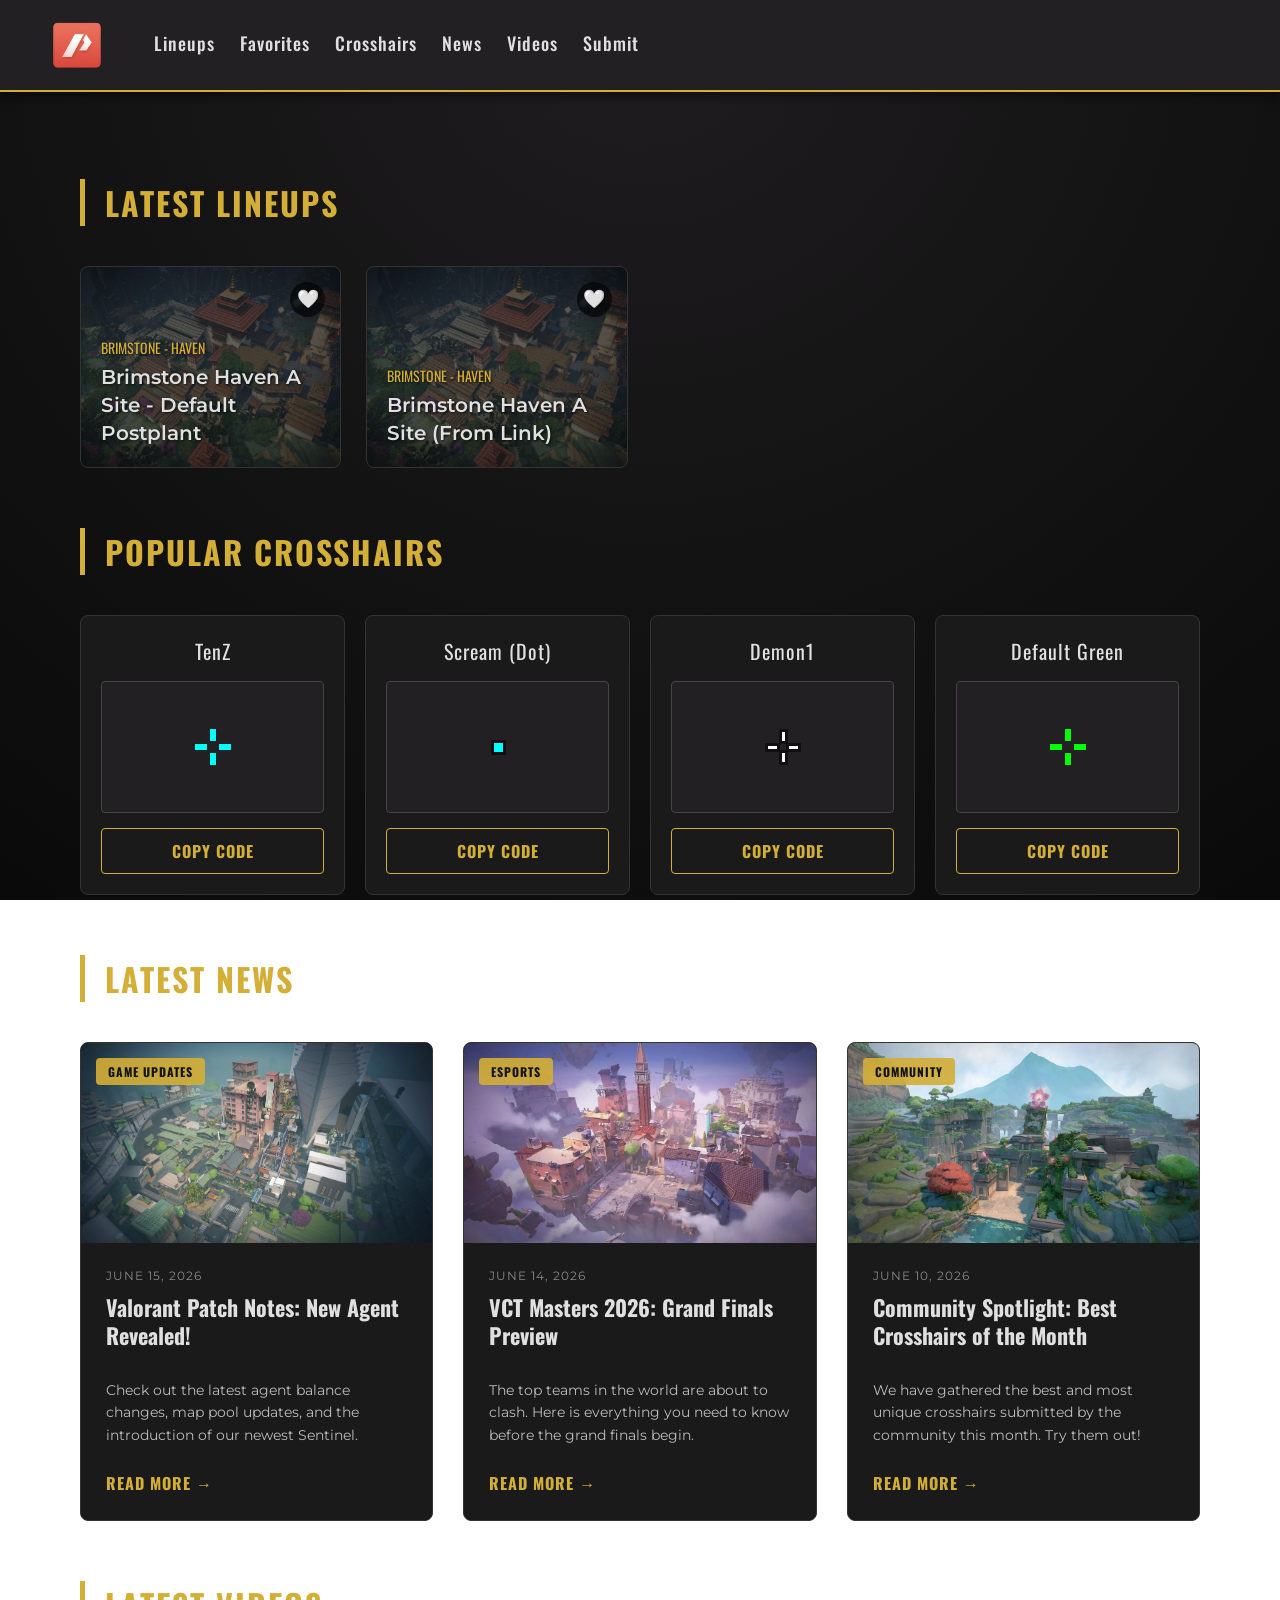
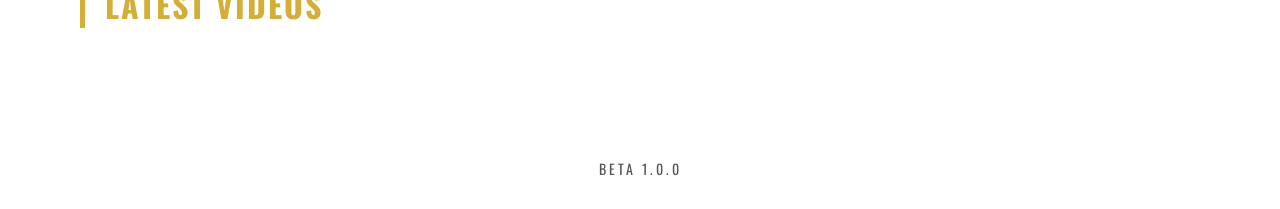
<file: index.html>
<!DOCTYPE html>
<html lang="en">
<head>
    <meta charset="UTF-8">
    <meta name="viewport" content="width=device-width, initial-scale=1.0">
    <title>Lineups Home</title>
    <link rel="preconnect" href="https://fonts.googleapis.com">
    <link rel="preconnect" href="https://fonts.gstatic.com" crossorigin>
    <link href="https://fonts.googleapis.com/css2?family=Montserrat:wght@400;600&family=Oswald:wght@500;700&display=swap" rel="stylesheet">
    <link rel="stylesheet" href="style.css">
    <script src="config.js"></script>
</head>
<body>
    
    <!-- Top Bar -->
    <div class="top-bar">
        <a href="index.html" class="logo-link">
            <img src="foto/logo.png" alt="Website Logo" class="logo">
        </a>
        <div class="nav-links">
            <a href="lineup.html" data-text="navLineups">Lineups</a>
            <a href="favorites.html" data-text="navFavorites">Favorites</a>
            <a href="crosshairs.html" data-text="navCrosshairs">Crosshairs</a>
            <a href="news.html" data-text="navNews">News</a>
            <a href="videos.html" data-text="navVideos">Videos</a>
            <a href="submit.html" data-text="navSubmit">Submit</a>
        </div>
    </div>

    <!-- Main Content -->
    <div class="main-content">
        <h2 class="section-title" data-text="homeLineupsTitle">Latest Lineups</h2>
        <div id="recommendations-container" class="rec-grid" style="margin-bottom: 60px;"></div>

        <h2 class="section-title" data-text="homeCrosshairsTitle">Popular Crosshairs</h2>
        <div id="home-crosshairs-container" class="crosshair-grid" style="margin-bottom: 60px;"></div>

        <h2 class="section-title" data-text="homeNewsTitle">Latest News</h2>
        <div id="home-news-container" class="news-grid" style="margin-bottom: 60px;"></div>

        <h2 class="section-title" data-text="homeVideosTitle">Latest Videos</h2>
        <div id="home-videos-container" class="video-grid"></div>
    </div>

    <footer class="beta-footer" data-text="footerText">
        BETA 1.0.0
    </footer>

    <!-- Scripts -->
    <script src="lineups.js"></script>
    <script src="crosshairs_data.js"></script>
    <script src="news_data.js"></script>
    <script src="videos_data.js"></script>

    <!-- Logic for Home Page (SAFE BLOCKS INCLUDED) -->
    <script>
        // 1. Generate Lineups WITH FAVORITES HEART
        try {
            const lineupsContainer = document.getElementById('recommendations-container');
            if (typeof lineupsData !== 'undefined') {
                lineupsData.forEach(lineup => {
                    const card = document.createElement('div');
                    card.className = 'rec-card';
                    card.style.backgroundImage = `url('${lineup.image}')`;
                    
                    card.onclick = () => window.location.href = `lineup.html?id=${lineup.id}`;

                    const heartIcon = isFavorite(lineup.id) ? '💛' : '🤍';

                    card.innerHTML = `
                        <div class="fav-btn" onclick="toggleFavorite('${lineup.id}', event, this)">${heartIcon}</div>
                        <div class="card-content">
                            <div class="card-category">${lineup.agent.toUpperCase()} - ${lineup.map.toUpperCase()}</div>
                            <div class="card-title">${lineup.title}</div>
                        </div>
                    `;
                    lineupsContainer.appendChild(card);
                });
            }
        } catch(e) { console.error("Lineups failed to load:", e); }

        // 2. Generate Crosshairs
        try {
            const chContainer = document.getElementById('home-crosshairs-container');
            if (typeof crosshairsData !== 'undefined') {
                crosshairsData.slice(0, 4).forEach((ch) => {
                    const card = document.createElement('div');
                    card.className = 'crosshair-card';
                    card.innerHTML = `
                        <div class="crosshair-title">${ch.name}</div>
                        <div class="crosshair-canvas-container">
                            <canvas width="100" height="100"></canvas>
                        </div>
                        <button class="copy-btn" onclick="copyCode('${ch.code}')">${siteTexts.crosshairCopyBtn}</button>
                    `;
                    chContainer.appendChild(card);
                    drawValorantCrosshair(card.querySelector('canvas'), ch.code);
                });
            }
            function copyCode(code) { navigator.clipboard.writeText(code).then(() => alert(siteTexts.crosshairCopiedAlert)); }
        } catch(e) { console.error("Crosshairs failed to load:", e); }

        // 3. Generate News
        try {
            const newsContainer = document.getElementById('home-news-container');
            if (typeof newsData !== 'undefined') {
                newsData.slice(0, 3).forEach(article => {
                    const dateObj = new Date(article.date);
                    const formattedDate = dateObj.toLocaleDateString(undefined, { year: 'numeric', month: 'long', day: 'numeric' });
                    const card = document.createElement('div');
                    card.className = 'news-card';
                    card.innerHTML = `
                        <div class="news-image" style="background-image: url('${article.image}');"><div class="news-category">${article.category}</div></div>
                        <div class="news-content">
                            <div class="news-date">${formattedDate}</div>
                            <h3 class="news-title">${article.title}</h3>
                            <p class="news-summary">${article.summary}</p>
                            <a href="${article.link}" class="news-read-more" target="_blank">${siteTexts.newsReadMore} →</a>
                        </div>
                    `;
                    newsContainer.appendChild(card);
                });
            }
        } catch(e) { console.error("News failed to load:", e); }

        // 4. Generate Videos dynamically from YouTube
        try {
            const homeVideosContainer = document.getElementById('home-videos-container');
            async function fetchHomeVideos() {
                if (typeof targetChannels === 'undefined') return;
                let allVideos = [];
                for (const channel of targetChannels) {
                    try {
                        const response = await fetch(`https://api.rss2json.com/v1/api.json?rss_url=` + encodeURIComponent(`https://www.youtube.com/feeds/videos.xml?channel_id=${channel.id}`));
                        const data = await response.json();
                        if (data.status === 'ok') {
                            const longFormItems = data.items.filter(item => !item.title.toLowerCase().includes('#short'));
                            allVideos = allVideos.concat(longFormItems.slice(0, 3).map(item => ({ title: item.title, link: item.link, thumbnail: item.thumbnail, author: item.author, date: new Date(item.pubDate) })));
                        }
                    } catch (error) {}
                }
                allVideos.sort((a, b) => b.date - a.date);
                allVideos.slice(0, 3).forEach(video => {
                    const card = document.createElement('a');
                    card.className = 'video-grid-card';
                    card.href = video.link; card.target = '_blank';
                    card.innerHTML = `
                        <div class="video-grid-thumb" style="background-image: url('${video.thumbnail}')"><div class="play-overlay">▶</div></div>
                        <div class="video-grid-info"><div class="video-grid-author">${video.author}</div><div class="video-grid-title">${video.title}</div><div class="video-grid-date">${video.date.toLocaleDateString()}</div></div>
                    `;
                    homeVideosContainer.appendChild(card);
                });
            }
            fetchHomeVideos();
        } catch(e) { console.error("Videos failed to load:", e); }
    </script>
</body>
</html>
</file>
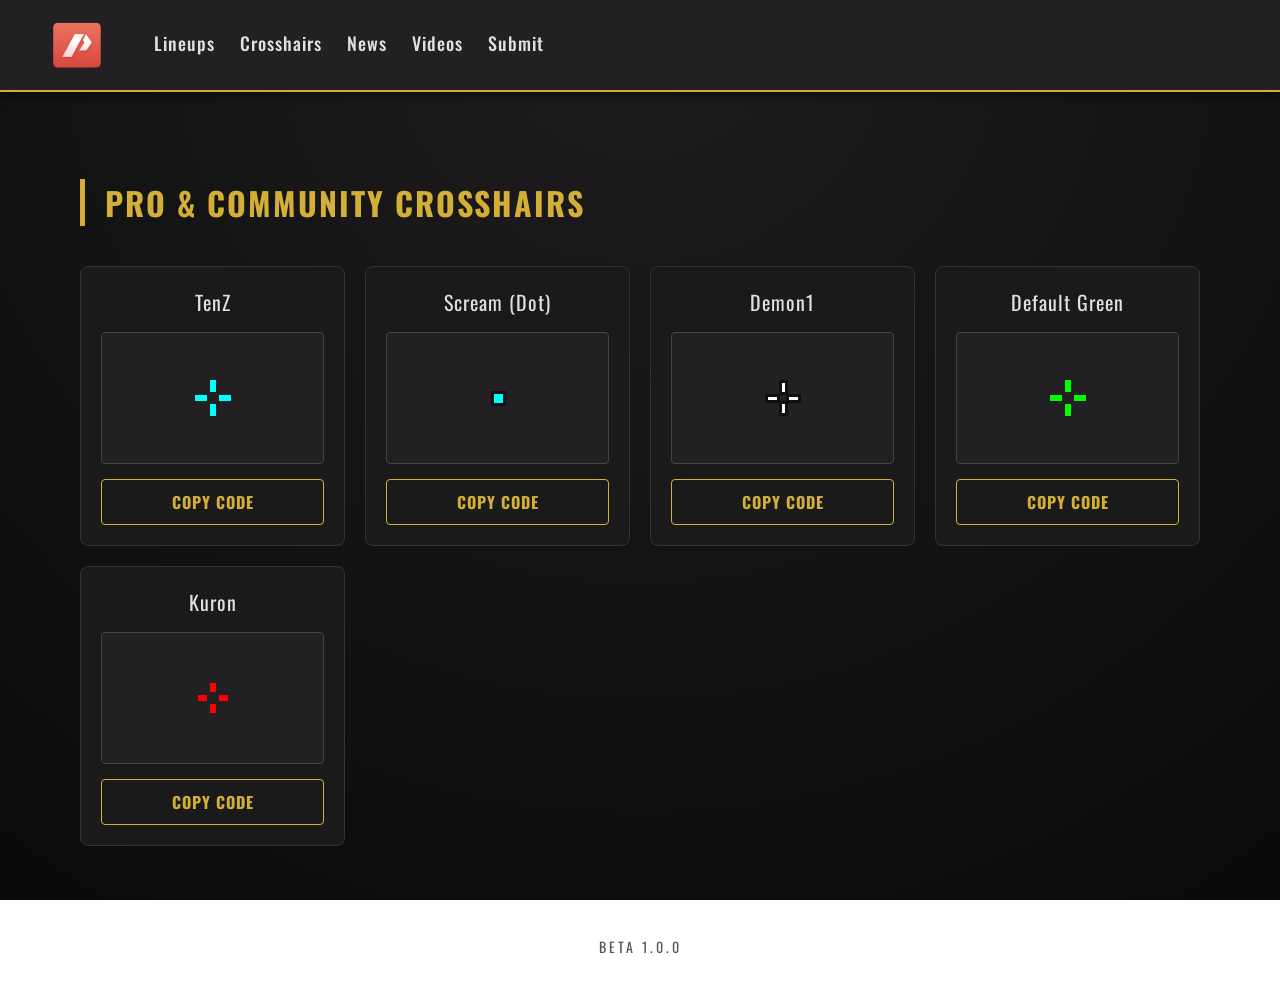
<file: crosshairs.html>
<!DOCTYPE html>
<html lang="en">
<head>
    <meta charset="UTF-8">
    <meta name="viewport" content="width=device-width, initial-scale=1.0">
    <title>Crosshairs</title>
    <link rel="preconnect" href="https://fonts.googleapis.com">
    <link rel="preconnect" href="https://fonts.gstatic.com" crossorigin>
    <link href="https://fonts.googleapis.com/css2?family=Montserrat:wght@400;600&family=Oswald:wght@500;700&display=swap" rel="stylesheet">
    <link rel="stylesheet" href="style.css">
    <!-- LINKED CONFIG FILE -->
    <script src="config.js"></script>
</head>
<body>
    
    <!-- Top Bar -->
    <div class="top-bar">
        <a href="index.html" class="logo-link">
            <img src="foto/logo.png" alt="Website Logo" class="logo">
        </a>
        <div class="nav-links">
            <a href="lineup.html" data-text="navLineups">Lineups</a>
            <a href="crosshairs.html" data-text="navCrosshairs">Crosshairs</a>
            <a href="news.html" data-text="navNews">News</a>
            <a href="videos.html" data-text="navVideos">Videos</a>
            <a href="submit.html" data-text="navSubmit">Submit</a>
        </div>
    </div>

    <!-- Main Content -->
    <div class="main-content">
        <h2 class="section-title" data-text="crosshairsTitle">Pro & Community Crosshairs</h2>
        
        <div id="crosshairs-container" class="crosshair-grid">
            <!-- JS will populate cards here -->
        </div>
    </div>

    <footer class="beta-footer" data-text="footerText">
        BETA 1.0.0
    </footer>

    <!-- Scripts -->
    <script src="crosshairs_data.js"></script>
    <script>
        const container = document.getElementById('crosshairs-container');

        if (typeof crosshairsData !== 'undefined') {
            crosshairsData.forEach((ch) => {
                const card = document.createElement('div');
                card.className = 'crosshair-card';
                
                const title = document.createElement('div');
                title.className = 'crosshair-title';
                title.innerText = ch.name;

                const canvasContainer = document.createElement('div');
                canvasContainer.className = 'crosshair-canvas-container';
                
                const canvas = document.createElement('canvas');
                canvas.width = 100;
                canvas.height = 100;
                drawValorantCrosshair(canvas, ch.code);
                
                canvasContainer.appendChild(canvas);

                const btn = document.createElement('button');
                btn.className = 'copy-btn';
                btn.innerText = siteTexts.crosshairCopyBtn; // Pulled from config.js
                btn.onclick = () => copyCode(ch.code);

                card.appendChild(title);
                card.appendChild(canvasContainer);
                card.appendChild(btn);

                container.appendChild(card);
            });
        }

        function copyCode(code) {
            navigator.clipboard.writeText(code).then(() => {
                alert(siteTexts.crosshairCopiedAlert); // Pulled from config.js
            });
        }
    </script>

</body>
</html>
</file>
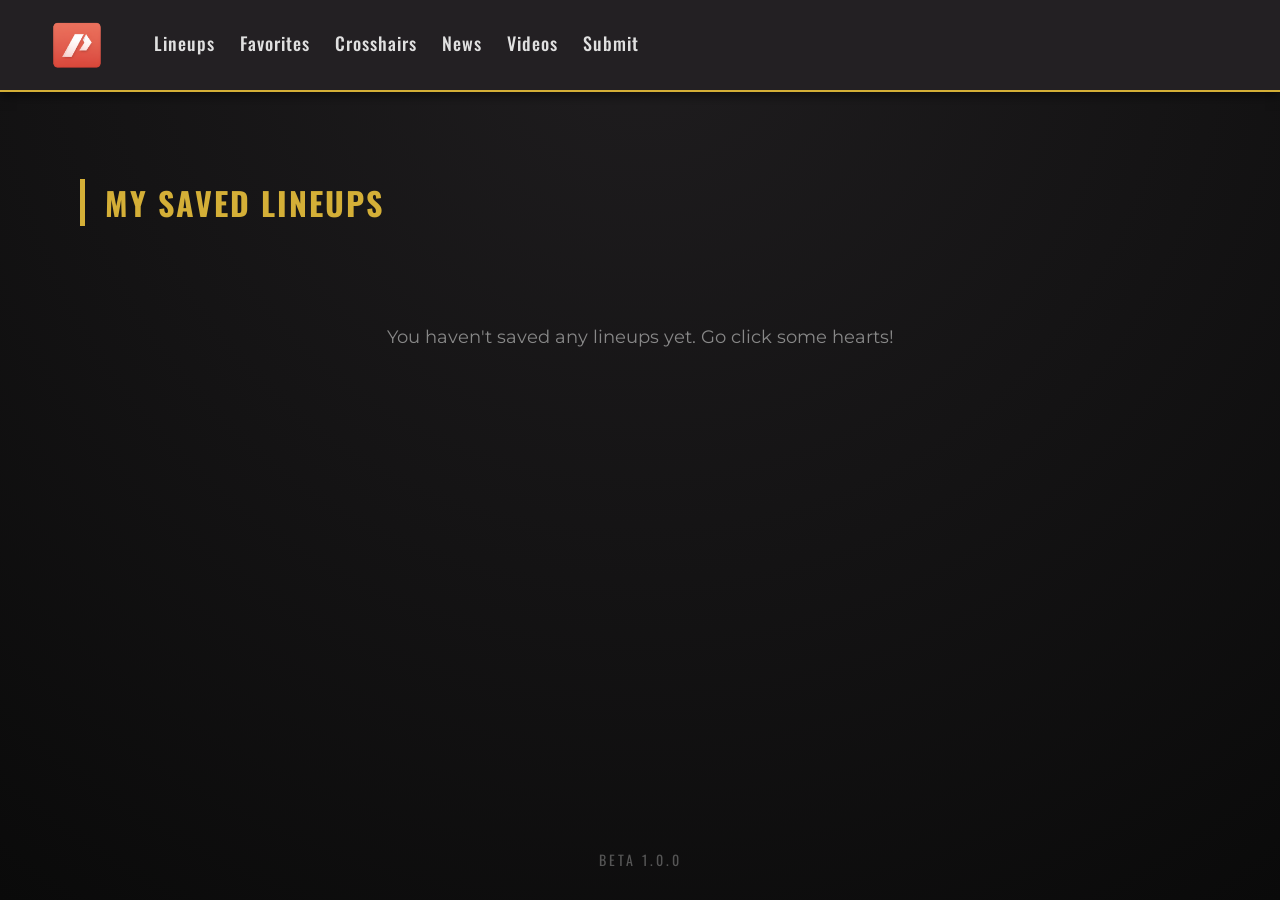
<file: favorites.html>
<!DOCTYPE html>
<html lang="en">
<head>
    <meta charset="UTF-8">
    <meta name="viewport" content="width=device-width, initial-scale=1.0">
    <title>Favorites</title>
    <link rel="preconnect" href="https://fonts.googleapis.com">
    <link rel="preconnect" href="https://fonts.gstatic.com" crossorigin>
    <link href="https://fonts.googleapis.com/css2?family=Montserrat:wght@400;600&family=Oswald:wght@500;700&display=swap" rel="stylesheet">
    <link rel="stylesheet" href="style.css">
    <script src="config.js"></script>
</head>
<body>
    
    <div class="top-bar">
        <a href="index.html" class="logo-link">
            <img src="foto/logo.png" alt="Website Logo" class="logo">
        </a>
        <div class="nav-links">
            <a href="lineup.html" data-text="navLineups">Lineups</a>
            <a href="favorites.html" data-text="navFavorites">Favorites</a>
            <a href="crosshairs.html" data-text="navCrosshairs">Crosshairs</a>
            <a href="news.html" data-text="navNews">News</a>
            <a href="videos.html" data-text="navVideos">Videos</a>
            <a href="submit.html" data-text="navSubmit">Submit</a>
        </div>
    </div>

    <div class="main-content">
        <h2 class="section-title" data-text="favoritesTitle">My Saved Lineups</h2>
        
        <!-- Shown if they have no favorites yet -->
        <div id="empty-state" class="placeholder-text" style="display: none;" data-text="favoritesEmpty">
            You haven't saved any lineups yet. Go click some hearts!
        </div>

        <div id="favorites-container" class="rec-grid"></div>
    </div>

    <footer class="beta-footer" data-text="footerText">
        BETA 1.0.0
    </footer>

    <!-- Scripts -->
    <script src="lineups.js"></script>
    <script>
        const container = document.getElementById('favorites-container');
        const emptyState = document.getElementById('empty-state');
        
        let favs = JSON.parse(localStorage.getItem('lineup_favs') || '[]');

        if (favs.length === 0) {
            emptyState.style.display = 'block';
        } else if (typeof lineupsData !== 'undefined') {
            
            // Find only the lineups whose ID is in the favs array
            const myLineups = lineupsData.filter(l => favs.includes(l.id));

            myLineups.forEach(lineup => {
                const card = document.createElement('div');
                card.className = 'rec-card';
                card.style.backgroundImage = `url('${lineup.image}')`;
                
                card.onclick = () => window.location.href = `lineup.html?id=${lineup.id}`;

                // Heart is automatically yellow because it's in favorites!
                card.innerHTML = `
                    <div class="fav-btn" onclick="toggleFavorite('${lineup.id}', event, this)">💛</div>
                    <div class="card-content">
                        <div class="card-category">${lineup.agent.toUpperCase()} - ${lineup.map.toUpperCase()}</div>
                        <div class="card-title">${lineup.title}</div>
                    </div>
                `;
                container.appendChild(card);
            });
        }
    </script>
</body>
</html>
</file>
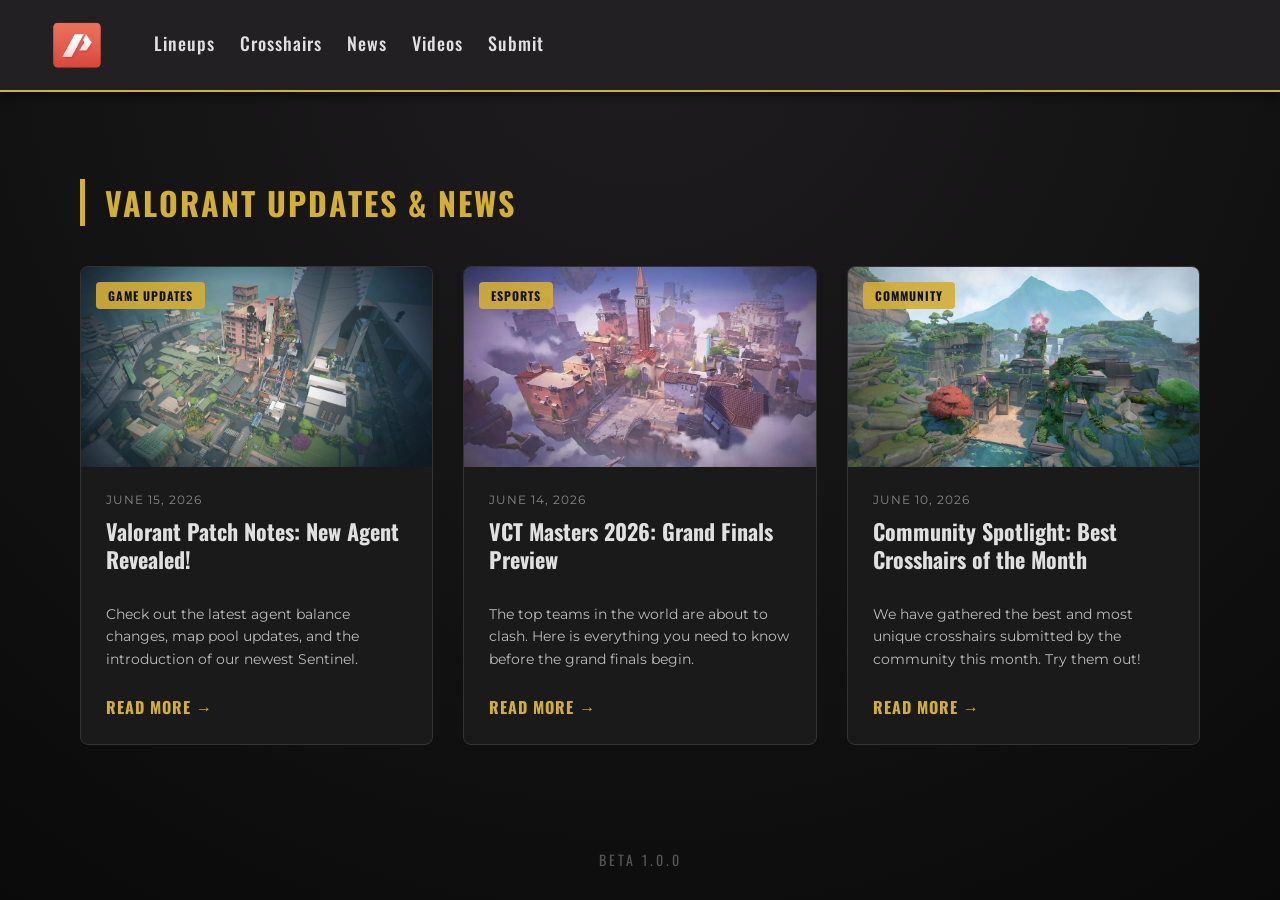
<file: news.html>
<!DOCTYPE html>
<html lang="en">
<head>
    <meta charset="UTF-8">
    <meta name="viewport" content="width=device-width, initial-scale=1.0">
    <title>Valorant News</title>
    <link rel="preconnect" href="https://fonts.googleapis.com">
    <link rel="preconnect" href="https://fonts.gstatic.com" crossorigin>
    <link href="https://fonts.googleapis.com/css2?family=Montserrat:wght@400;600&family=Oswald:wght@500;700&display=swap" rel="stylesheet">
    <link rel="stylesheet" href="style.css">
    <!-- LINKED CONFIG FILE -->
    <script src="config.js"></script>
</head>
<body>
    
    <!-- Top Bar -->
    <div class="top-bar">
        <a href="index.html" class="logo-link">
            <img src="foto/logo.png" alt="Website Logo" class="logo">
        </a>
        <div class="nav-links">
            <a href="lineup.html" data-text="navLineups">Lineups</a>
            <a href="crosshairs.html" data-text="navCrosshairs">Crosshairs</a>
            <a href="news.html" data-text="navNews">News</a>
            <a href="videos.html" data-text="navVideos">Videos</a>
            <a href="submit.html" data-text="navSubmit">Submit</a>
        </div>
    </div>

    <!-- Main Content -->
    <div class="main-content">
        <h2 class="section-title" data-text="newsTitle">Valorant Updates & News</h2>
        
        <div id="news-container" class="news-grid">
            <!-- JavaScript will automatically populate the news articles here! -->
        </div>
    </div>

    <footer class="beta-footer" data-text="footerText">
        BETA 1.0.0
    </footer>

    <!-- Scripts -->
    <script src="news_data.js"></script>
    <script>
        const container = document.getElementById('news-container');

        if (typeof newsData !== 'undefined') {
            // This loop goes through every article in your news_data.js file
            newsData.forEach(article => {
                
                // Format the date nicely
                const dateObj = new Date(article.date);
                const formattedDate = dateObj.toLocaleDateString(undefined, { year: 'numeric', month: 'long', day: 'numeric' });

                const card = document.createElement('div');
                card.className = 'news-card';
                
                card.innerHTML = `
                    <div class="news-image" style="background-image: url('${article.image}');">
                        <div class="news-category">${article.category}</div>
                    </div>
                    <div class="news-content">
                        <div class="news-date">${formattedDate}</div>
                        <h3 class="news-title">${article.title}</h3>
                        <p class="news-summary">${article.summary}</p>
                        <a href="${article.link}" class="news-read-more" target="_blank">${siteTexts.newsReadMore} →</a>
                    </div>
                `;
                
                container.appendChild(card);
            });
        }
    </script>

</body>
</html>
</file>
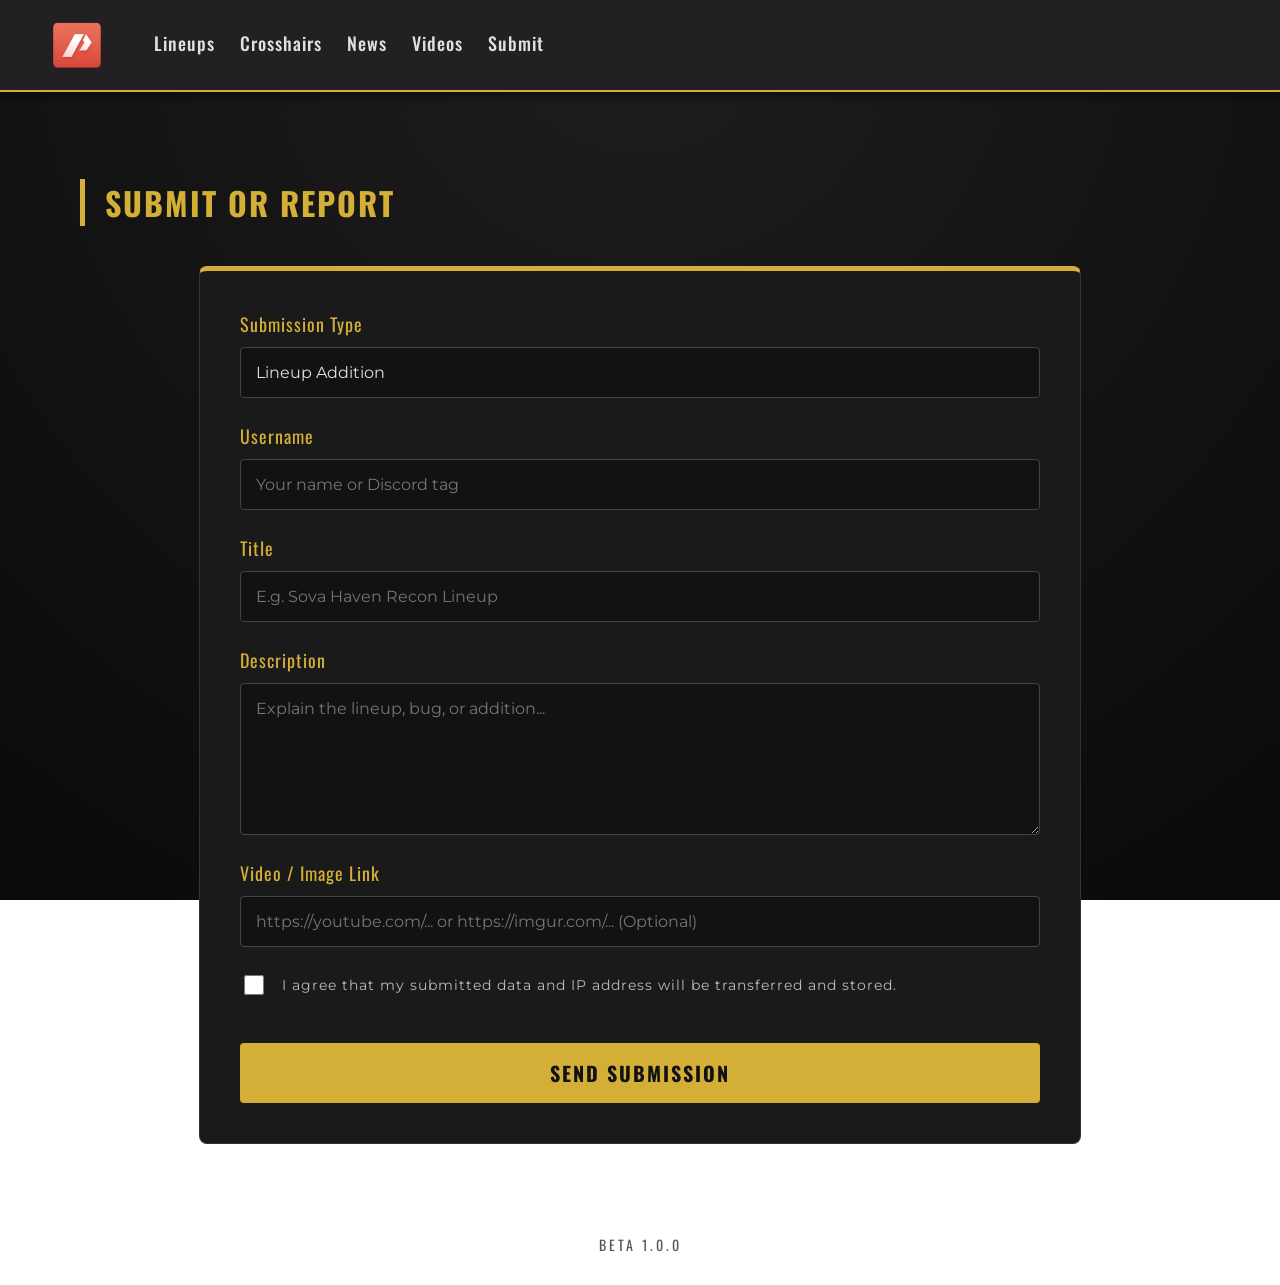
<file: submit.html>
<!DOCTYPE html>
<html lang="en">
<head>
    <meta charset="UTF-8">
    <meta name="viewport" content="width=device-width, initial-scale=1.0">
    <title>Submit</title>
    <link rel="preconnect" href="https://fonts.googleapis.com">
    <link rel="preconnect" href="https://fonts.gstatic.com" crossorigin>
    <link href="https://fonts.googleapis.com/css2?family=Montserrat:wght@400;600&family=Oswald:wght@500;700&display=swap" rel="stylesheet">
    <link rel="stylesheet" href="style.css">
    <script src="config.js"></script>
</head>
<body>
    
    <!-- Top Bar -->
    <div class="top-bar">
        <a href="index.html" class="logo-link">
            <img src="foto/logo.png" alt="Website Logo" class="logo">
        </a>
        <div class="nav-links">
            <a href="lineup.html" data-text="navLineups">Lineups</a>
            <a href="crosshairs.html" data-text="navCrosshairs">Crosshairs</a>
            <a href="news.html" data-text="navNews">News</a>
            <a href="videos.html" data-text="navVideos">Videos</a>
            <a href="submit.html" data-text="navSubmit">Submit</a>
        </div>
    </div>

    <!-- Main Content -->
    <div class="main-content">
        <h2 class="section-title" data-text="submitPageTitle">Submit or Report</h2>
        
        <div class="submit-container">
            <form id="submitForm" onsubmit="handleSubmission(event)">
                
                <div class="form-group">
                    <label for="type" data-text="submitLabelType">Submission Type</label>
                    <select id="type" class="form-control" required>
                        <option value="Lineup Addition">Lineup Addition</option>
                        <option value="Crosshair Addition">Crosshair Addition</option>
                        <option value="News/Video Addition">News/Video Addition</option>
                        <option value="Report Bug">Report Bug</option>
                        <option value="Other">Other</option>
                    </select>
                </div>

                <div class="form-group">
                    <label for="username" data-text="submitLabelUser">Username</label>
                    <input type="text" id="username" class="form-control" placeholder="Your name or Discord tag" required>
                </div>

                <div class="form-group">
                    <label for="title" data-text="submitLabelTitle">Title</label>
                    <input type="text" id="title" class="form-control" placeholder="E.g. Sova Haven Recon Lineup" required>
                </div>

                <div class="form-group">
                    <label for="desc" data-text="submitLabelDesc">Description</label>
                    <textarea id="desc" class="form-control" placeholder="Explain the lineup, bug, or addition..." required></textarea>
                </div>

                <div class="form-group">
                    <label for="video" data-text="submitLabelVideo">Video / Image Link</label>
                    <input type="url" id="video" class="form-control" placeholder="https://youtube.com/... or https://imgur.com/... (Optional)">
                </div>

                <div class="form-group checkbox-group">
                    <input type="checkbox" id="privacyCheck" required>
                    <label for="privacyCheck" data-text="submitLabelCheck">I agree that my submitted data and IP address will be transferred and stored.</label>
                </div>

                <button type="submit" id="submitBtn" class="submit-btn" data-text="submitBtn">Send Submission</button>
                <div id="alertBox" class="alert-box"></div>
            </form>
        </div>
    </div>

    <footer class="beta-footer" data-text="footerText">
        BETA 1.0.0
    </footer>

    <!-- Logic to talk to your Cloudflare Worker Securely -->
    <script>
        // ✅ YOUR EXACT CLOUDFLARE WORKER URL
        const WORKER_URL = "https://lineups-submit.skulled4545.workers.dev/submit";

        async function handleSubmission(event) {
            event.preventDefault(); 

            const btn = document.getElementById('submitBtn');
            const alertBox = document.getElementById('alertBox');
            
            btn.disabled = true;
            btn.innerText = "Processing...";
            alertBox.style.display = "none";

            const formData = {
                type: document.getElementById('type').value,
                username: document.getElementById('username').value,
                title: document.getElementById('title').value,
                desc: document.getElementById('desc').value,
                video: document.getElementById('video').value
            };

            try {
                const response = await fetch(WORKER_URL, {
                    method: 'POST',
                    headers: { 'Content-Type': 'application/json' },
                    body: JSON.stringify(formData)
                });

                if (!response.ok) throw new Error('Failed to send data to server');
                
                alertBox.className = "alert-box alert-success";
                alertBox.innerText = siteTexts.submitSuccess; 
                alertBox.style.display = "block";
                
                document.getElementById('submitForm').reset();

            } catch (error) {
                console.error(error);
                alertBox.className = "alert-box alert-error";
                alertBox.innerText = siteTexts.submitError;
                alertBox.style.display = "block";
            }

            btn.disabled = false;
            btn.innerText = siteTexts.submitBtn;
        }
    </script>
</body>
</html>
</file>
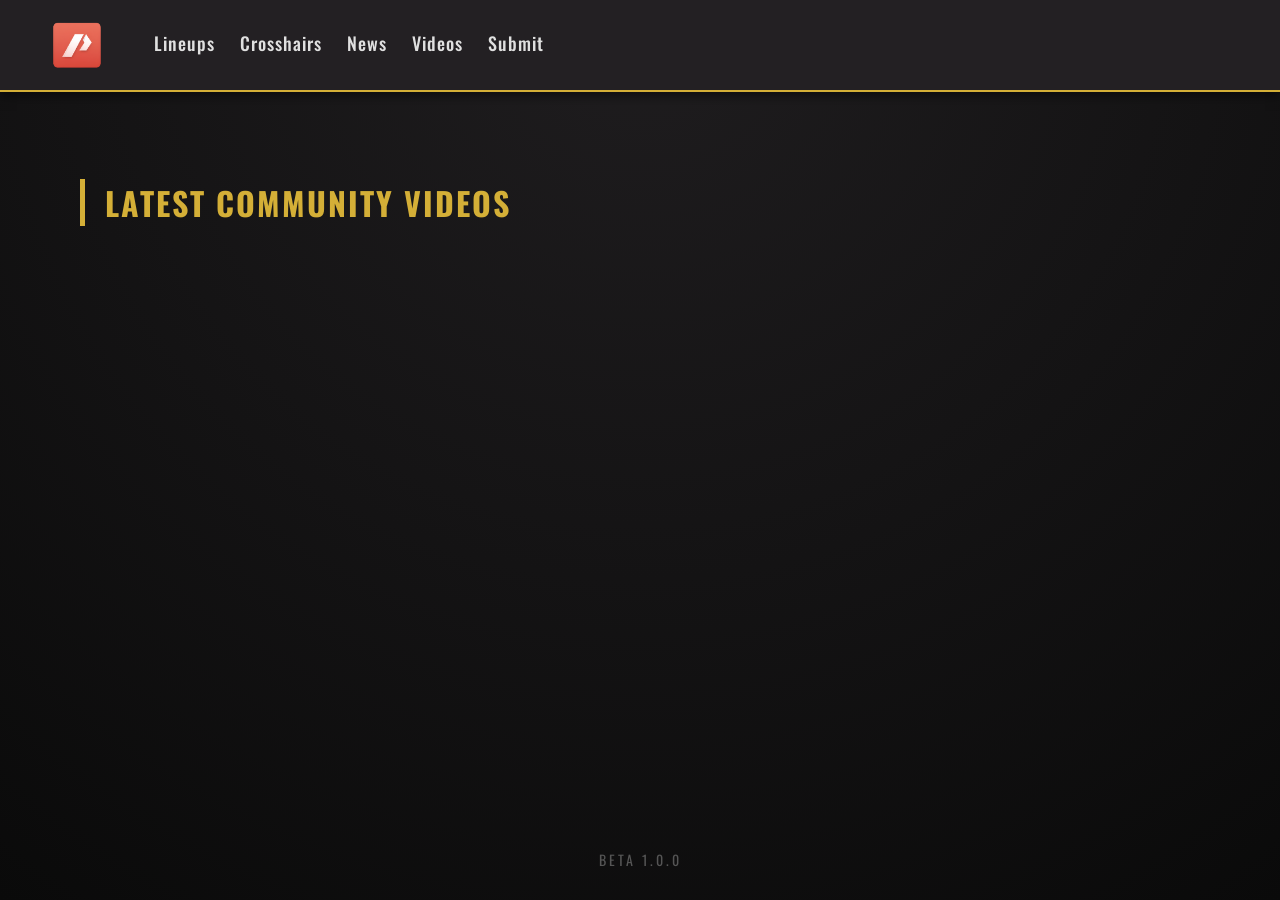
<file: videos.html>
<!DOCTYPE html>
<html lang="en">
<head>
    <meta charset="UTF-8">
    <meta name="viewport" content="width=device-width, initial-scale=1.0">
    <title>Videos</title>
    <link rel="preconnect" href="https://fonts.googleapis.com">
    <link rel="preconnect" href="https://fonts.gstatic.com" crossorigin>
    <link href="https://fonts.googleapis.com/css2?family=Montserrat:wght@400;600&family=Oswald:wght@500;700&display=swap" rel="stylesheet">
    <link rel="stylesheet" href="style.css">
    <script src="config.js"></script>
</head>
<body>
    
    <div class="top-bar">
        <a href="index.html" class="logo-link">
            <img src="foto/logo.png" alt="Website Logo" class="logo">
        </a>
        <div class="nav-links">
            <a href="lineup.html" data-text="navLineups">Lineups</a>
            <a href="crosshairs.html" data-text="navCrosshairs">Crosshairs</a>
            <a href="news.html" data-text="navNews">News</a>
            <a href="videos.html" data-text="navVideos">Videos</a>
            <a href="submit.html" data-text="navSubmit">Submit</a>
        </div>
    </div>

    <div class="main-content">
        <h2 class="section-title" data-text="videosTitle">Latest Community Videos</h2>
        
        <div id="loading-text" class="loading-state" data-text="videosLoading">CONNECTING TO YOUTUBE...</div>
        <div id="videos-container" class="video-grid"></div>
    </div>

    <footer class="beta-footer" data-text="footerText">
        BETA 1.0.0
    </footer>

    <script src="videos_data.js"></script>
    <script>
        const container = document.getElementById('videos-container');
        const loadingText = document.getElementById('loading-text');

        async function fetchVideos() {
            if (typeof targetChannels === 'undefined') return;
            
            let allVideos = [];

            for (const channel of targetChannels) {
                try {
                    const rssUrl = encodeURIComponent(`https://www.youtube.com/feeds/videos.xml?channel_id=${channel.id}`);
                    const response = await fetch(`https://api.rss2json.com/v1/api.json?rss_url=${rssUrl}`);
                    const data = await response.json();
                    
                    if (data.status === 'ok') {
                        // FILTER: Removes any video with '#short' in the title
                        const longFormItems = data.items.filter(item => !item.title.toLowerCase().includes('#short'));

                        const videos = longFormItems.slice(0, 6).map(item => ({
                            title: item.title,
                            link: item.link,
                            thumbnail: item.thumbnail,
                            author: item.author, 
                            date: new Date(item.pubDate)
                        }));
                        allVideos = allVideos.concat(videos);
                    }
                } catch (error) {
                    console.error("Error fetching for", channel.name, error);
                }
            }

            allVideos.sort((a, b) => b.date - a.date);

            loadingText.style.display = 'none';

            allVideos.forEach(video => {
                const card = document.createElement('a');
                card.className = 'video-grid-card';
                card.href = video.link; 
                card.target = '_blank'; 
                
                card.innerHTML = `
                    <div class="video-grid-thumb" style="background-image: url('${video.thumbnail}')">
                        <div class="play-overlay">▶</div>
                    </div>
                    <div class="video-grid-info">
                        <div class="video-grid-author">${video.author}</div>
                        <div class="video-grid-title">${video.title}</div>
                        <div class="video-grid-date">${video.date.toLocaleDateString()}</div>
                    </div>
                `;
                container.appendChild(card);
            });
        }

        fetchVideos();
    </script>

</body>
</html>
</file>
<file: style.css>
/* General Reset & Reworked Background */
body {
    margin: 0;
    padding: 0;
    background: radial-gradient(circle at top, #1f1d1f, #0a0a0a);
    background-attachment: fixed;
    color: #E0E0E0;
    font-family: 'Montserrat', sans-serif;
    display: flex;
    flex-direction: column;
    min-height: 100vh;
}

img {
    -webkit-user-drag: none;
    -khtml-user-drag: none;
    -moz-user-drag: none;
    -o-user-drag: none;
    user-select: none;
}

/* Top Bar Styles */
.top-bar {
    width: 100%;
    background-color: #232023;
    border-bottom: 2px solid #D4AF37;
    padding: 10px 40px;
    box-sizing: border-box;
    display: flex;
    justify-content: flex-start;
    align-items: center;
    gap: 40px;
    box-shadow: 0 4px 10px rgba(0, 0, 0, 0.5);
}

.logo {
    height: 70px;
    cursor: pointer;
    transition: transform 0.3s ease;
    display: block;
}

.logo:hover {
    transform: scale(1.05);
}

.nav-links {
    display: flex;
    gap: 25px;
}

.nav-links a {
    color: #E0E0E0;
    text-decoration: none;
    font-family: 'Oswald', sans-serif;
    font-size: 18px;
    font-weight: 500;
    letter-spacing: 1px;
    position: relative;
    transition: color 0.3s ease;
    padding-bottom: 5px;
}

.nav-links a::after {
    content: '';
    position: absolute;
    width: 0;
    height: 3px;
    bottom: 0;
    left: 0;
    background-color: #D4AF37;
    transition: width 0.3s ease;
}

.nav-links a:hover { color: #D4AF37; }
.nav-links a:hover::after { width: 100%; }

/* ========== SEARCH BAR STYLES ========== */
.search-container {
    position: relative;
    margin-left: auto; /* Pushes search bar to the right */
}

#lineup-search {
    background-color: #1a1a1a;
    border: 1px solid #D4AF37;
    color: #fff;
    padding: 10px 15px;
    border-radius: 4px;
    font-family: 'Montserrat', sans-serif;
    font-size: 14px;
    outline: none;
    width: 250px;
    transition: box-shadow 0.3s ease;
}

#lineup-search:focus {
    box-shadow: 0 0 10px rgba(212, 175, 55, 0.5);
}

.search-results {
    position: absolute;
    top: 45px;
    left: 0;
    width: 100%;
    background-color: #232023;
    border: 1px solid #D4AF37;
    border-radius: 4px;
    z-index: 200;
    display: none;
    max-height: 300px;
    overflow-y: auto;
    box-shadow: 0 5px 15px rgba(0,0,0,0.8);
}

.search-item {
    padding: 12px 15px;
    border-bottom: 1px solid #333;
    cursor: pointer;
    color: #E0E0E0;
    font-family: 'Montserrat', sans-serif;
    font-size: 13px;
    transition: background 0.2s ease, color 0.2s ease;
}

.search-item:last-child { border-bottom: none; }
.search-item:hover {
    background-color: #333;
    color: #D4AF37;
}

/* ========== FAVORITES HEART STYLES ========== */
.fav-btn {
    position: absolute;
    top: 15px;
    right: 15px;
    background: rgba(0, 0, 0, 0.6);
    border-radius: 50%;
    width: 35px;
    height: 35px;
    display: flex;
    justify-content: center;
    align-items: center;
    font-size: 18px;
    cursor: pointer;
    z-index: 10;
    transition: transform 0.2s;
    user-select: none;
}

.fav-btn:hover {
    transform: scale(1.15);
}

.fav-btn-inline {
    cursor: pointer;
    user-select: none;
    margin-left: 15px;
    font-size: 24px;
    transition: transform 0.2s;
    display: inline-block;
}

.fav-btn-inline:hover {
    transform: scale(1.2);
}

/* Shared Main Content */
.main-content {
    flex: 1;
    padding: 60px 40px;
    max-width: 1200px;
    margin: 0 auto;
    width: 100%;
    box-sizing: border-box;
}

.section-title {
    font-family: 'Oswald', sans-serif;
    color: #D4AF37;
    font-size: 32px;
    text-transform: uppercase;
    letter-spacing: 2px;
    margin-bottom: 40px;
    border-left: 5px solid #D4AF37;
    padding-left: 20px;
}

/* Lineup Cards */
.rec-grid {
    display: grid;
    grid-template-columns: repeat(auto-fill, minmax(250px, 1fr));
    gap: 25px;
}

.rec-card {
    background-color: #1a1a1a;
    background-size: cover;
    background-position: center;
    border: 1px solid #333;
    border-radius: 8px;
    transition: all 0.3s ease;
    cursor: pointer;
    display: flex;
    flex-direction: column;
    justify-content: flex-end;
    min-height: 200px;
    position: relative;
    overflow: hidden;
    z-index: 1;
}

.rec-card::before {
    content: '';
    position: absolute;
    top: 0;
    left: 0;
    width: 100%;
    height: 100%;
    background: rgba(0, 0, 0, 0.6);
    z-index: -1;
    transition: background 0.3s ease;
}

.rec-card:hover {
    transform: translateY(-8px);
    border-color: #D4AF37;
    box-shadow: 0 10px 20px rgba(212, 175, 55, 0.3);
}

.rec-card:hover::before { background: rgba(0, 0, 0, 0.3); }

.card-content { padding: 20px; z-index: 2; pointer-events: none; }
.card-category { color: #D4AF37; font-family: 'Oswald', sans-serif; font-size: 14px; text-transform: uppercase; margin-bottom: 5px; text-shadow: 1px 1px 3px rgba(0,0,0,0.8); }
.card-title { font-size: 20px; font-weight: 600; line-height: 1.4; text-shadow: 1px 1px 3px rgba(0,0,0,0.8); }

/* ========== DASHBOARD LINEUP PAGE CSS ========== */
.dashboard-layout {
    display: flex;
    gap: 30px;
    padding: 40px;
    max-width: 1600px;
}

.dashboard-sidebar {
    width: 320px;
    background-color: #1a1a1a;
    border: 1px solid #333;
    border-radius: 8px;
    padding: 20px;
    display: flex;
    flex-direction: column;
    gap: 30px;
    max-height: 80vh;
    overflow-y: auto; 
}

.dashboard-sidebar::-webkit-scrollbar { width: 8px; }
.dashboard-sidebar::-webkit-scrollbar-track { background: #121212; }
.dashboard-sidebar::-webkit-scrollbar-thumb { background: #444; border-radius: 4px; }
.dashboard-sidebar::-webkit-scrollbar-thumb:hover { background: #D4AF37; }

.sidebar-title {
    font-family: 'Oswald', sans-serif;
    color: #D4AF37;
    font-size: 20px;
    text-transform: uppercase;
    letter-spacing: 1px;
    margin: 0 0 15px 0;
    border-bottom: 2px solid #333;
    padding-bottom: 5px;
}

.sidebar-grid { display: grid; grid-template-columns: repeat(2, 1fr); gap: 10px; }
.sidebar-agent-grid { display: grid; grid-template-columns: repeat(3, 1fr); gap: 10px; }

.dash-btn {
    background-color: #232023;
    border: 2px solid #444;
    border-radius: 4px;
    color: #E0E0E0;
    font-family: 'Oswald', sans-serif;
    padding: 10px;
    cursor: pointer;
    text-align: center;
    transition: all 0.2s ease;
    text-transform: uppercase;
    display: flex;
    flex-direction: column;
    align-items: center;
    justify-content: center;
}

.dash-btn img { width: 40px; height: 40px; object-fit: contain; margin-bottom: 5px; }
.dash-btn:hover { background-color: #333; border-color: #D4AF37; }
.dash-btn.active {
    background-color: rgba(212, 175, 55, 0.2);
    border-color: #D4AF37;
    color: #D4AF37;
    box-shadow: 0 0 10px rgba(212, 175, 55, 0.4);
}

.dashboard-viewer { flex: 1; display: flex; flex-direction: column; }

.viewer-header-title {
    font-family: 'Oswald', sans-serif;
    color: #D4AF37;
    font-size: 36px;
    margin-top: 0;
    margin-bottom: 20px;
    text-transform: uppercase;
    letter-spacing: 2px;
}

.placeholder-text {
    color: #888;
    font-size: 18px;
    text-align: center;
    margin-top: 100px;
    font-family: 'Montserrat', sans-serif;
}

.viewer-layout { display: flex; gap: 30px; }
.map-layout-container {
    flex: 2;
    background-color: #1a1a1a;
    padding: 20px;
    border: 1px solid #333;
    border-radius: 8px;
    text-align: center;
}

.map-relative-wrapper { position: relative; display: inline-block; width: 100%; }
.map-relative-wrapper img { width: 100%; display: block; cursor: default; }

#pins-container { position: absolute; top: 0; left: 0; width: 100%; height: 100%; pointer-events: none; }

.pin {
    position: absolute;
    width: 16px;
    height: 16px;
    border-radius: 50%;
    transform: translate(-50%, -50%);
    cursor: pointer;
    pointer-events: auto;
    z-index: 10;
    box-shadow: 0 0 10px rgba(0,0,0,0.8);
    transition: transform 0.2s;
}

.pin:hover { transform: translate(-50%, -50%) scale(1.4); }
.pin-target { background-color: #D4AF37; border: 2px solid #fff; }
.pin-origin { background-color: #4CAF50; border: 2px solid #fff; display: none; }

#lineup-svg { position: absolute; top: 0; left: 0; width: 100%; height: 100%; pointer-events: none; z-index: 5; }
.lineup-line { stroke: #D4AF37; stroke-width: 2.5; stroke-dasharray: 6, 6; animation: dash 1s linear infinite; }
@keyframes dash { to { stroke-dashoffset: -12; } }

.lineup-info {
    flex: 1;
    background-color: #232023;
    padding: 30px;
    border-radius: 8px;
    border-top: 5px solid #D4AF37;
    display: flex;
    flex-direction: column;
}

.lineup-info h3 { font-family: 'Oswald', sans-serif; color: #D4AF37; margin-top: 0; font-size: 24px; }
.lineup-info p { line-height: 1.6; color: #bbb; }

.video-wrapper { position: relative; padding-bottom: 56.25%; height: 0; margin-top: 20px; width: 100%; }
.video-wrapper iframe { position: absolute; top: 0; left: 0; width: 100%; height: 100%; border-radius: 4px; border: 1px solid #D4AF37; }

/* ========== CROSSHAIRS PAGE CSS ========== */
.crosshair-grid {
    display: grid;
    grid-template-columns: repeat(auto-fill, minmax(220px, 1fr));
    gap: 20px;
}
.crosshair-card { background-color: #1a1a1a; border: 1px solid #333; border-radius: 8px; padding: 20px; text-align: center; transition: transform 0.3s ease, border-color 0.3s ease; display: flex; flex-direction: column; justify-content: space-between; }
.crosshair-card:hover { transform: translateY(-5px); border-color: #D4AF37; }
.crosshair-title { color: #E0E0E0; font-family: 'Oswald', sans-serif; font-size: 20px; margin-bottom: 15px; letter-spacing: 1px; }
.crosshair-canvas-container { background-color: #232023; border-radius: 4px; margin-bottom: 15px; border: 1px solid #444; display: flex; justify-content: center; align-items: center; height: 130px; }
.copy-btn { background-color: transparent; border: 1px solid #D4AF37; color: #D4AF37; padding: 10px 15px; font-family: 'Oswald', sans-serif; font-size: 16px; font-weight: bold; cursor: pointer; border-radius: 4px; transition: all 0.3s ease; width: 100%; text-transform: uppercase; letter-spacing: 1px; }
.copy-btn:hover { background-color: #D4AF37; color: #121212; }

/* ========== NEWS PAGE CSS ========== */
.news-grid { display: grid; grid-template-columns: repeat(auto-fill, minmax(320px, 1fr)); gap: 30px; }
.news-card { background-color: #1a1a1a; border: 1px solid #333; border-radius: 8px; overflow: hidden; transition: transform 0.3s ease, border-color 0.3s ease, box-shadow 0.3s ease; display: flex; flex-direction: column; }
.news-card:hover { transform: translateY(-8px); border-color: #D4AF37; box-shadow: 0 10px 20px rgba(212, 175, 55, 0.15); }
.news-image { width: 100%; height: 200px; background-size: cover; background-position: center; position: relative; }
.news-category { position: absolute; top: 15px; left: 15px; background-color: rgba(212, 175, 55, 0.9); color: #121212; padding: 5px 12px; border-radius: 4px; font-family: 'Oswald', sans-serif; font-size: 12px; font-weight: bold; text-transform: uppercase; letter-spacing: 1px; }
.news-content { padding: 25px; display: flex; flex-direction: column; flex: 1; }
.news-date { font-size: 12px; color: #888; margin-bottom: 10px; text-transform: uppercase; letter-spacing: 1px; }
.news-title { margin: 0 0 15px 0; font-family: 'Oswald', sans-serif; color: #E0E0E0; font-size: 22px; line-height: 1.3; }
.news-card:hover .news-title { color: #D4AF37; }
.news-summary { font-size: 14px; color: #bbb; line-height: 1.6; margin-bottom: 25px; flex: 1; }
.news-read-more { color: #D4AF37; font-family: 'Oswald', sans-serif; text-decoration: none; font-size: 16px; font-weight: bold; text-transform: uppercase; letter-spacing: 1px; transition: color 0.3s; align-self: flex-start; }
.news-read-more:hover { color: #FFD700; }

/* ========== VIDEOS PAGE CSS ========== */
.loading-state { color: #D4AF37; font-family: 'Oswald', sans-serif; font-size: 24px; text-align: center; margin-top: 50px; letter-spacing: 2px; animation: pulse 1.5s infinite; }
@keyframes pulse { 0% { opacity: 0.4; } 50% { opacity: 1; } 100% { opacity: 0.4; } }
.video-grid { display: grid; grid-template-columns: repeat(auto-fill, minmax(300px, 1fr)); gap: 30px; }
.video-grid-card { background-color: #1a1a1a; border: 1px solid #333; border-radius: 8px; overflow: hidden; text-decoration: none; display: flex; flex-direction: column; transition: transform 0.3s ease, border-color 0.3s ease, box-shadow 0.3s ease; }
.video-grid-card:hover { transform: translateY(-5px); border-color: #D4AF37; box-shadow: 0 10px 20px rgba(212, 175, 55, 0.15); }
.video-grid-thumb { width: 100%; padding-bottom: 56.25%; background-size: cover; background-position: center; position: relative; }
.play-overlay { position: absolute; top: 0; left: 0; width: 100%; height: 100%; background: rgba(0,0,0,0.4); display: flex; justify-content: center; align-items: center; color: #D4AF37; font-size: 50px; opacity: 0; transition: opacity 0.3s ease, transform 0.3s ease; }
.video-grid-card:hover .play-overlay { opacity: 1; }
.play-overlay:hover { transform: scale(1.2); }
.video-grid-info { padding: 20px; display: flex; flex-direction: column; }
.video-grid-author { color: #D4AF37; font-family: 'Oswald', sans-serif; font-size: 14px; text-transform: uppercase; margin-bottom: 8px; letter-spacing: 1px; }
.video-grid-title { color: #E0E0E0; font-family: 'Oswald', sans-serif; font-size: 18px; line-height: 1.3; margin-bottom: 10px; transition: color 0.3s ease; }
.video-grid-card:hover .video-grid-title { color: #D4AF37; }
.video-grid-date { color: #888; font-size: 12px; margin-top: auto; }

/* ========== SUBMIT PAGE CSS ========== */
.submit-container { background-color: #1a1a1a; border: 1px solid #333; border-top: 5px solid #D4AF37; border-radius: 8px; padding: 40px; max-width: 800px; margin: 0 auto; }
.form-group { margin-bottom: 25px; display: flex; flex-direction: column; }
.form-group label { color: #D4AF37; font-family: 'Oswald', sans-serif; font-size: 18px; margin-bottom: 10px; letter-spacing: 1px; }
.form-control { background-color: #121212; border: 1px solid #444; color: #E0E0E0; padding: 15px; border-radius: 4px; font-family: 'Montserrat', sans-serif; font-size: 16px; transition: border-color 0.3s ease; }
.form-control:focus { outline: none; border-color: #D4AF37; }
select.form-control { cursor: pointer; appearance: none; }
textarea.form-control { resize: vertical; min-height: 120px; }
.checkbox-group { flex-direction: row; align-items: center; gap: 15px; }
.checkbox-group input { width: 20px; height: 20px; cursor: pointer; accent-color: #D4AF37; }
.checkbox-group label { margin-bottom: 0; color: #bbb; font-size: 14px; font-family: 'Montserrat', sans-serif; cursor: pointer; }
.submit-btn { background-color: #D4AF37; color: #121212; border: none; padding: 15px 30px; font-family: 'Oswald', sans-serif; font-size: 20px; font-weight: bold; text-transform: uppercase; letter-spacing: 2px; cursor: pointer; border-radius: 4px; transition: all 0.3s ease; width: 100%; margin-top: 20px; }
.submit-btn:hover { background-color: #FFD700; transform: translateY(-2px); box-shadow: 0 5px 15px rgba(212, 175, 55, 0.4); }
.submit-btn:disabled { background-color: #555; color: #888; cursor: not-allowed; transform: none; box-shadow: none; }
.alert-box { display: none; padding: 15px; margin-top: 20px; border-radius: 4px; font-weight: bold; text-align: center; border: 1px solid transparent; }
.alert-success { background-color: rgba(76, 175, 80, 0.2); border-color: #4CAF50; color: #4CAF50; }
.alert-error { background-color: rgba(244, 67, 54, 0.2); border-color: #F44336; color: #F44336; }

/* Footer */
.beta-footer { width: 100%; text-align: center; padding: 30px 0; font-family: 'Oswald', sans-serif; color: #555; letter-spacing: 3px; font-size: 14px; }
/* ========== NEW: DEV CONSOLE STYLES ========== */
.dev-console {
    position: fixed;
    bottom: 20px;
    right: 20px;
    background-color: #1a1a1a;
    border: 2px solid #D4AF37;
    border-radius: 8px;
    padding: 20px;
    width: 350px;
    z-index: 1000;
    box-shadow: 0 10px 30px rgba(0,0,0,0.8);
    display: none;
    flex-direction: column;
}

.dev-console h4 {
    margin: 0 0 10px 0;
    color: #D4AF37;
    font-family: 'Oswald', sans-serif;
    font-size: 20px;
    text-align: center;
}

.dev-console p {
    color: #bbb;
    font-size: 13px;
    margin: 0 0 10px 0;
    line-height: 1.4;
    text-align: center;
}

.dev-console textarea {
    background-color: #121212;
    color: #00FF00;
    font-family: monospace;
    font-size: 12px;
    border: 1px solid #444;
    border-radius: 4px;
    height: 150px;
    padding: 10px;
    resize: none;
    margin-bottom: 10px;
}

.dev-btn-group {
    display: flex;
    gap: 10px;
}

.dev-btn {
    flex: 1;
    background-color: #D4AF37;
    color: #121212;
    border: none;
    padding: 10px;
    font-family: 'Oswald', sans-serif;
    font-weight: bold;
    cursor: pointer;
    border-radius: 4px;
}
.dev-btn:hover { background-color: #FFD700; }
.dev-btn-reset { background-color: #F44336; color: white; }
.dev-btn-reset:hover { background-color: #ff7961; }
</file>
